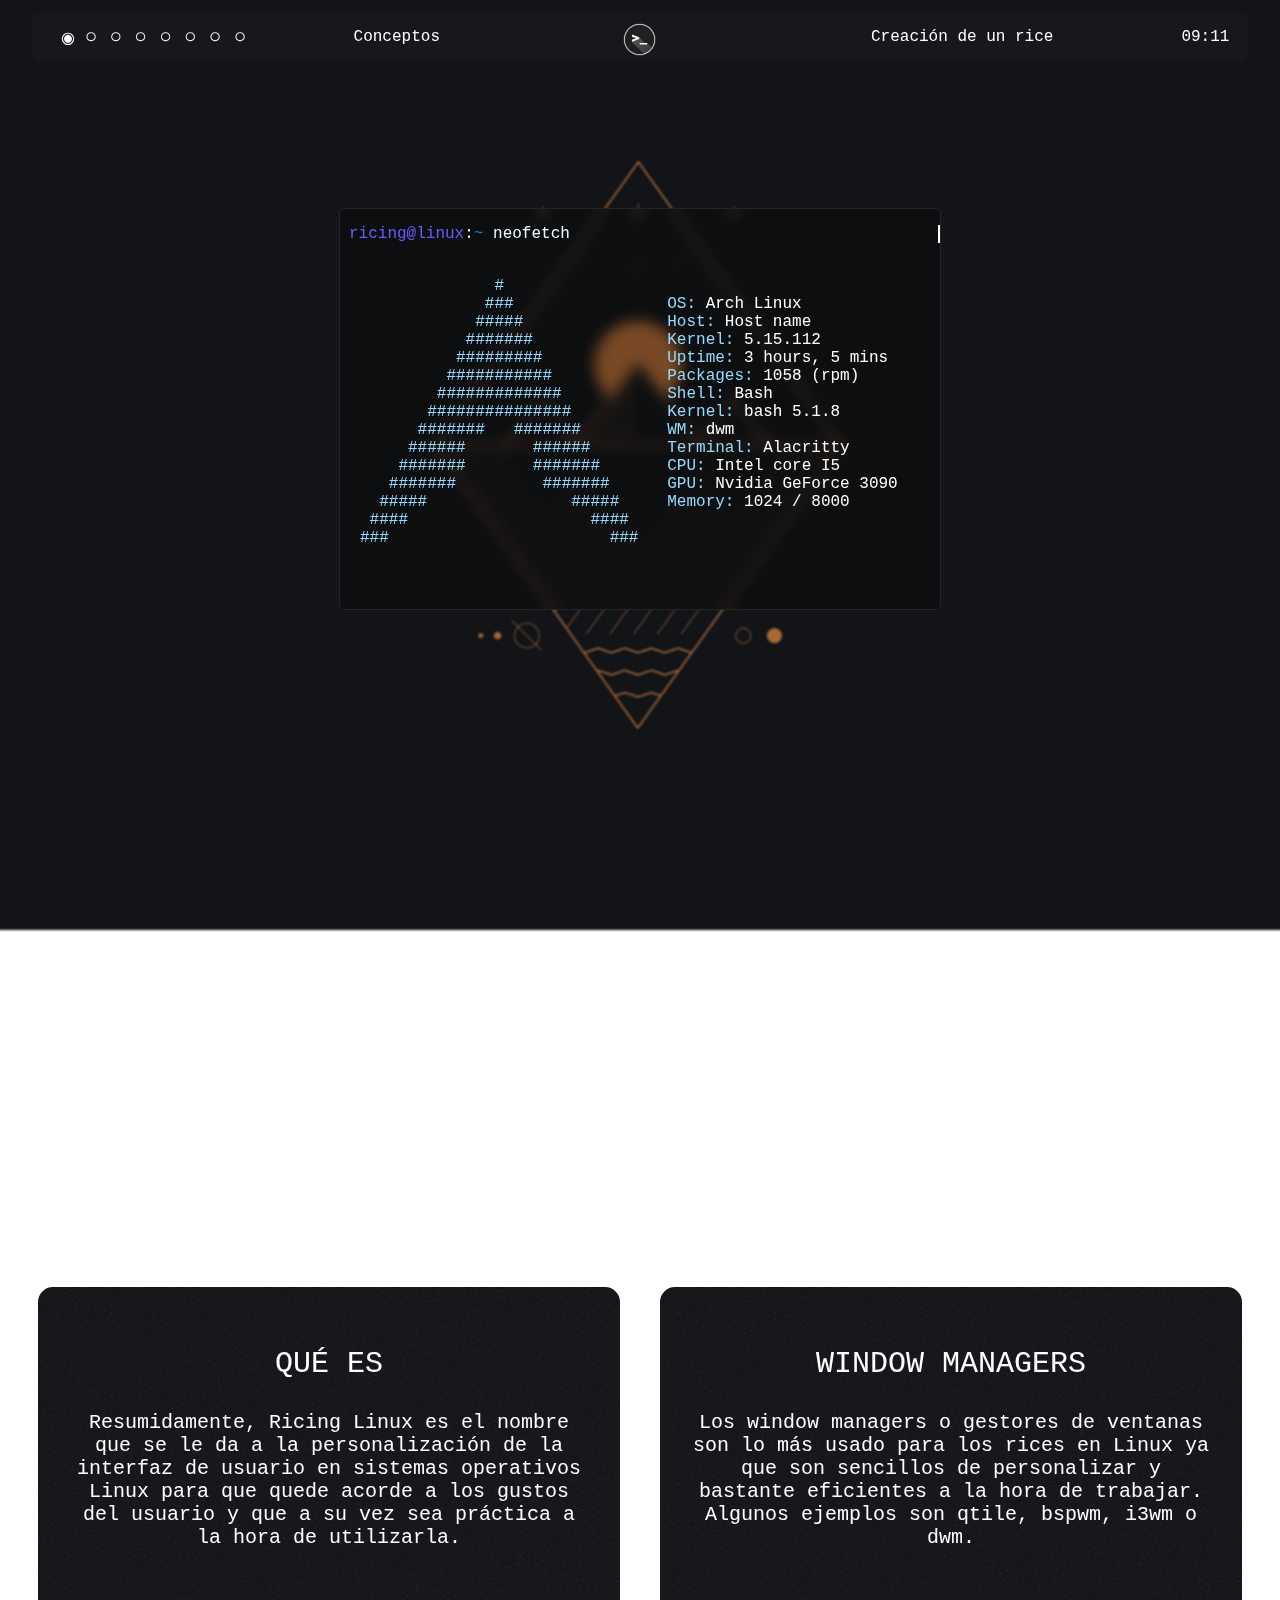
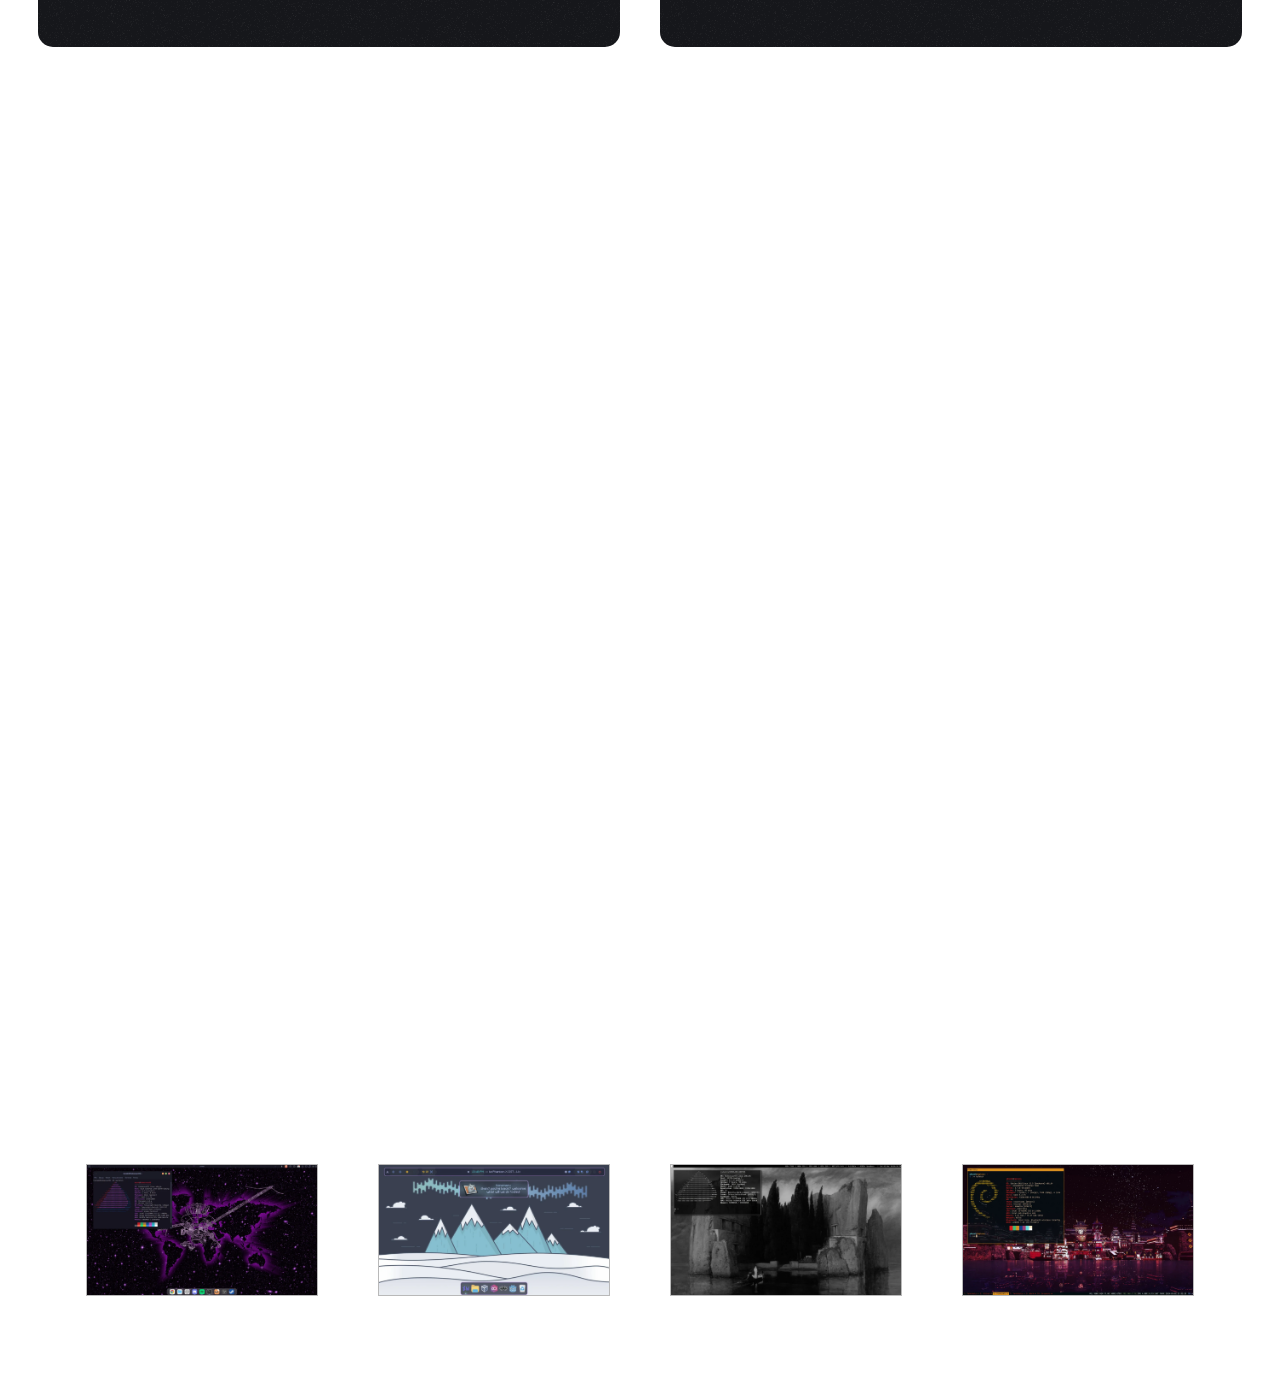
<file: index.html>
<!DOCTYPE html>

<html>
  <head>
    <title>Ricing Linux</title>
    <link rel="stylesheet" type="text/css" href="estilos.css" />
    <link rel="shortcut icon" href="assets/icon.png" />
    <meta name="viewport" content="width=device-width,initial-scale=1" />
    <script src="./script.js" type="module"></script>
  </head>

  <body>
    <div id="top"></div>

    <div id="background">
      <div></div>
    </div>

    <div class="top-header">
      <div class="escritorios">
        <p>◉ <span style="font-size: 20.7px"> ○ ○ ○ ○ ○ ○ ○</span></p>
      </div>
      <div><a class="conceptos-top" href="#conceptos">Conceptos</a></div>
      <div class="home">
        <a href="#top"><img class="foto" src="assets/icon.png" /></a>
      </div>
      <div>
        <a class="creacion" href="rice-tutorial/rice-tutorial.html"
          >Creación de un rice</a
        >
      </div>
      <div class="hora"></div>
    </div>

    <div class="terminal">
      <p class="neofetch">
        <span style="color: rgb(103, 92, 255)">ricing@linux</span>:<span
          style="color: rgb(0, 128, 255)"
          >~</span
        >
        neofetch
      </p>
      <p class="neofetchContent">
        <br />
        &nbsp;&nbsp;&nbsp;&nbsp;&nbsp;&nbsp;&nbsp;&nbsp;&nbsp;&nbsp;&nbsp;&nbsp;&nbsp;&nbsp;#&nbsp;&nbsp;&nbsp;&nbsp;&nbsp;&nbsp;&nbsp;&nbsp;&nbsp;&nbsp;&nbsp;&nbsp;&nbsp;&nbsp;<br />
        &nbsp;&nbsp;&nbsp;&nbsp;&nbsp;&nbsp;&nbsp;&nbsp;&nbsp;&nbsp;&nbsp;&nbsp;&nbsp;###&nbsp;&nbsp;&nbsp;&nbsp;&nbsp;&nbsp;&nbsp;&nbsp;&nbsp;&nbsp;&nbsp;&nbsp;&nbsp;&nbsp;&nbsp;&nbsp;OS:
        <span style="color: rgb(255, 255, 255)">Arch Linux</span><br />
        &nbsp;&nbsp;&nbsp;&nbsp;&nbsp;&nbsp;&nbsp;&nbsp;&nbsp;&nbsp;&nbsp;&nbsp;#####&nbsp;&nbsp;&nbsp;&nbsp;&nbsp;&nbsp;&nbsp;&nbsp;&nbsp;&nbsp;&nbsp;&nbsp;&nbsp;&nbsp;&nbsp;Host:
        <span style="color: rgb(255, 255, 255)">Host name</span><br />
        &nbsp;&nbsp;&nbsp;&nbsp;&nbsp;&nbsp;&nbsp;&nbsp;&nbsp;&nbsp;&nbsp;#######&nbsp;&nbsp;&nbsp;&nbsp;&nbsp;&nbsp;&nbsp;&nbsp;&nbsp;&nbsp;&nbsp;&nbsp;&nbsp;&nbsp;Kernel:
        <span style="color: rgb(255, 255, 255)">5.15.112</span><br />
        &nbsp;&nbsp;&nbsp;&nbsp;&nbsp;&nbsp;&nbsp;&nbsp;&nbsp;&nbsp;#########&nbsp;&nbsp;&nbsp;&nbsp;&nbsp;&nbsp;&nbsp;&nbsp;&nbsp;&nbsp;&nbsp;&nbsp;&nbsp;Uptime:
        <span style="color: rgb(255, 255, 255)">3 hours, 5 mins</span><br />
        &nbsp;&nbsp;&nbsp;&nbsp;&nbsp;&nbsp;&nbsp;&nbsp;&nbsp;###########&nbsp;&nbsp;&nbsp;&nbsp;&nbsp;&nbsp;&nbsp;&nbsp;&nbsp;&nbsp;&nbsp;&nbsp;Packages:
        <span style="color: rgb(255, 255, 255)">1058 (rpm)</span><br />
        &nbsp;&nbsp;&nbsp;&nbsp;&nbsp;&nbsp;&nbsp;&nbsp;#############&nbsp;&nbsp;&nbsp;&nbsp;&nbsp;&nbsp;&nbsp;&nbsp;&nbsp;&nbsp;&nbsp;Shell:
        <span style="color: rgb(255, 255, 255)">Bash</span><br />
        &nbsp;&nbsp;&nbsp;&nbsp;&nbsp;&nbsp;&nbsp;###############&nbsp;&nbsp;&nbsp;&nbsp;&nbsp;&nbsp;&nbsp;&nbsp;&nbsp;&nbsp;Kernel:
        <span style="color: rgb(255, 255, 255)">bash 5.1.8</span><br />
        &nbsp;&nbsp;&nbsp;&nbsp;&nbsp;&nbsp;#######&nbsp;&nbsp;&nbsp;#######&nbsp;&nbsp;&nbsp;&nbsp;&nbsp;&nbsp;&nbsp;&nbsp;&nbsp;WM:
        <span style="color: rgb(255, 255, 255)">dwm</span><br />
        &nbsp;&nbsp;&nbsp;&nbsp;&nbsp;######&nbsp;&nbsp;&nbsp;&nbsp;&nbsp;&nbsp;&nbsp;######&nbsp;&nbsp;&nbsp;&nbsp;&nbsp;&nbsp;&nbsp;&nbsp;Terminal:
        <span style="color: rgb(255, 255, 255)">Alacritty</span><br />
        &nbsp;&nbsp;&nbsp;&nbsp;#######&nbsp;&nbsp;&nbsp;&nbsp;&nbsp;&nbsp;&nbsp;#######&nbsp;&nbsp;&nbsp;&nbsp;&nbsp;&nbsp;&nbsp;CPU:
        <span style="color: rgb(255, 255, 255)">Intel core I5</span><br />
        &nbsp;&nbsp;&nbsp;#######&nbsp;&nbsp;&nbsp;&nbsp;&nbsp;&nbsp;&nbsp;&nbsp;&nbsp;#######&nbsp;&nbsp;&nbsp;&nbsp;&nbsp;&nbsp;GPU:
        <span style="color: rgb(255, 255, 255)">Nvidia GeForce 3090</span><br />
        &nbsp;&nbsp;#####&nbsp;&nbsp;&nbsp;&nbsp;&nbsp;&nbsp;&nbsp;&nbsp;&nbsp;&nbsp;&nbsp;&nbsp;&nbsp;&nbsp;&nbsp;#####&nbsp;&nbsp;&nbsp;&nbsp;&nbsp;Memory:
        <span style="color: rgb(255, 255, 255)">1024 / 8000</span><br />
        &nbsp;####&nbsp;&nbsp;&nbsp;&nbsp;&nbsp;&nbsp;&nbsp;&nbsp;&nbsp;&nbsp;&nbsp;&nbsp;&nbsp;&nbsp;&nbsp;&nbsp;&nbsp;&nbsp;&nbsp;####&nbsp;<br />
        ###&nbsp;&nbsp;&nbsp;&nbsp;&nbsp;&nbsp;&nbsp;&nbsp;&nbsp;&nbsp;&nbsp;&nbsp;&nbsp;&nbsp;&nbsp;&nbsp;&nbsp;&nbsp;&nbsp;&nbsp;&nbsp;&nbsp;&nbsp;###<br />
      </p>
    </div>

    <div id="conceptos" class="contenido">
      <p class="titulo">RICING LINUX</p>
      <div class="fila1">
        <div class="explicacion">
          <p class="explicacion-titulo">QUÉ ES</p>
          <p class="explicacion-contenido">
            Resumidamente, Ricing Linux es el nombre que se le da a la
            personalización de la interfaz de usuario en sistemas operativos
            Linux para que quede acorde a los gustos del usuario y que a su vez
            sea práctica a la hora de utilizarla.
          </p>
        </div>

        <div class="conceptos">
          <p class="conceptos-titulo">WINDOW MANAGERS</p>
          <p class="conceptos-explicacion">
            Los window managers o gestores de ventanas son lo más usado para los
            rices en Linux ya que son sencillos de personalizar y bastante
            eficientes a la hora de trabajar. Algunos ejemplos son qtile, bspwm,
            i3wm o dwm.
          </p>
        </div>
      </div>

      <p class="tutorial-titulo">TUTORIAL</p>

      <iframe
        width="95%"
        height="600px"
        src="https://www.youtube.com/embed/SRqVuAUP2N0?si=mb5x0OlhakGvd-7N"
        title="YouTube video player"
        frameborder="0"
        allow="accelerometer; autoplay; clipboard-write; encrypted-media; gyroscope; picture-in-picture; web-share"
        allowfullscreen
      ></iframe>

      <p class="ejemplos-titulo">EJEMPLOS</p>

      <div class="desktops">
        <div class="flip-card">
          <div class="flip-card-inner">
            <div class="flip-card-front">
              <img
                height="130px"
                width="230px"
                src="assets/desktop1.webp"
                alt=""
              />
            </div>
            <div class="flip-card-back">
              <h2>ABRIR</h2>
              <a
                href="https://www.reddit.com/r/unixporn/comments/1b5qo17/cinnamon_i_kinda_like_how_the_tokyo_theme_fits/"
                target="_blank"
                ><img
                  height="50px"
                  width="50px"
                  src="assets/redditlogo.png"
                  alt=""
              /></a>
            </div>
          </div>
        </div>

        <div class="flip-card">
          <div class="flip-card-inner">
            <div class="flip-card-front">
              <img
                height="130px"
                width="230px"
                src="assets/desktop2.webp"
                alt=""
              />
            </div>
            <div class="flip-card-back">
              <h2>ABRIR</h2>
              <a href="https://github.com/Shentxt/NordicBreeze" target="_blank"
                ><img
                  height="50px"
                  width="50px"
                  src="assets/gitlogo.png"
                  alt=""
              /></a>
            </div>
          </div>
        </div>

        <div class="flip-card">
          <div class="flip-card-inner">
            <div class="flip-card-front">
              <img
                height="130px"
                width="230px"
                src="assets/desktop3.webp"
                alt=""
              />
            </div>
            <div class="flip-card-back">
              <h2>ABRIR</h2>
              <a
                href="https://www.reddit.com/r/unixporn/comments/1b5nb4h/i3_new_to_linux_and_first_time_ever_using_a/"
                target="_blank"
                ><img
                  height="50px"
                  width="50px"
                  src="assets/redditlogo.png"
                  alt=""
              /></a>
            </div>
          </div>
        </div>

        <div class="flip-card">
          <div class="flip-card-inner">
            <div class="flip-card-front">
              <img
                height="130px"
                width="230px"
                src="assets/desktop4.webp"
                alt=""
              />
            </div>
            <div class="flip-card-back">
              <h2>ABRIR</h2>
              <a href="https://github.com/y0nza1/config" target="_blank"
                ><img
                  height="50px"
                  width="50px"
                  src="assets/gitlogo.png"
                  alt=""
              /></a>
            </div>
          </div>
        </div>
      </div>
    </div>
  </body>
</html>
</file>
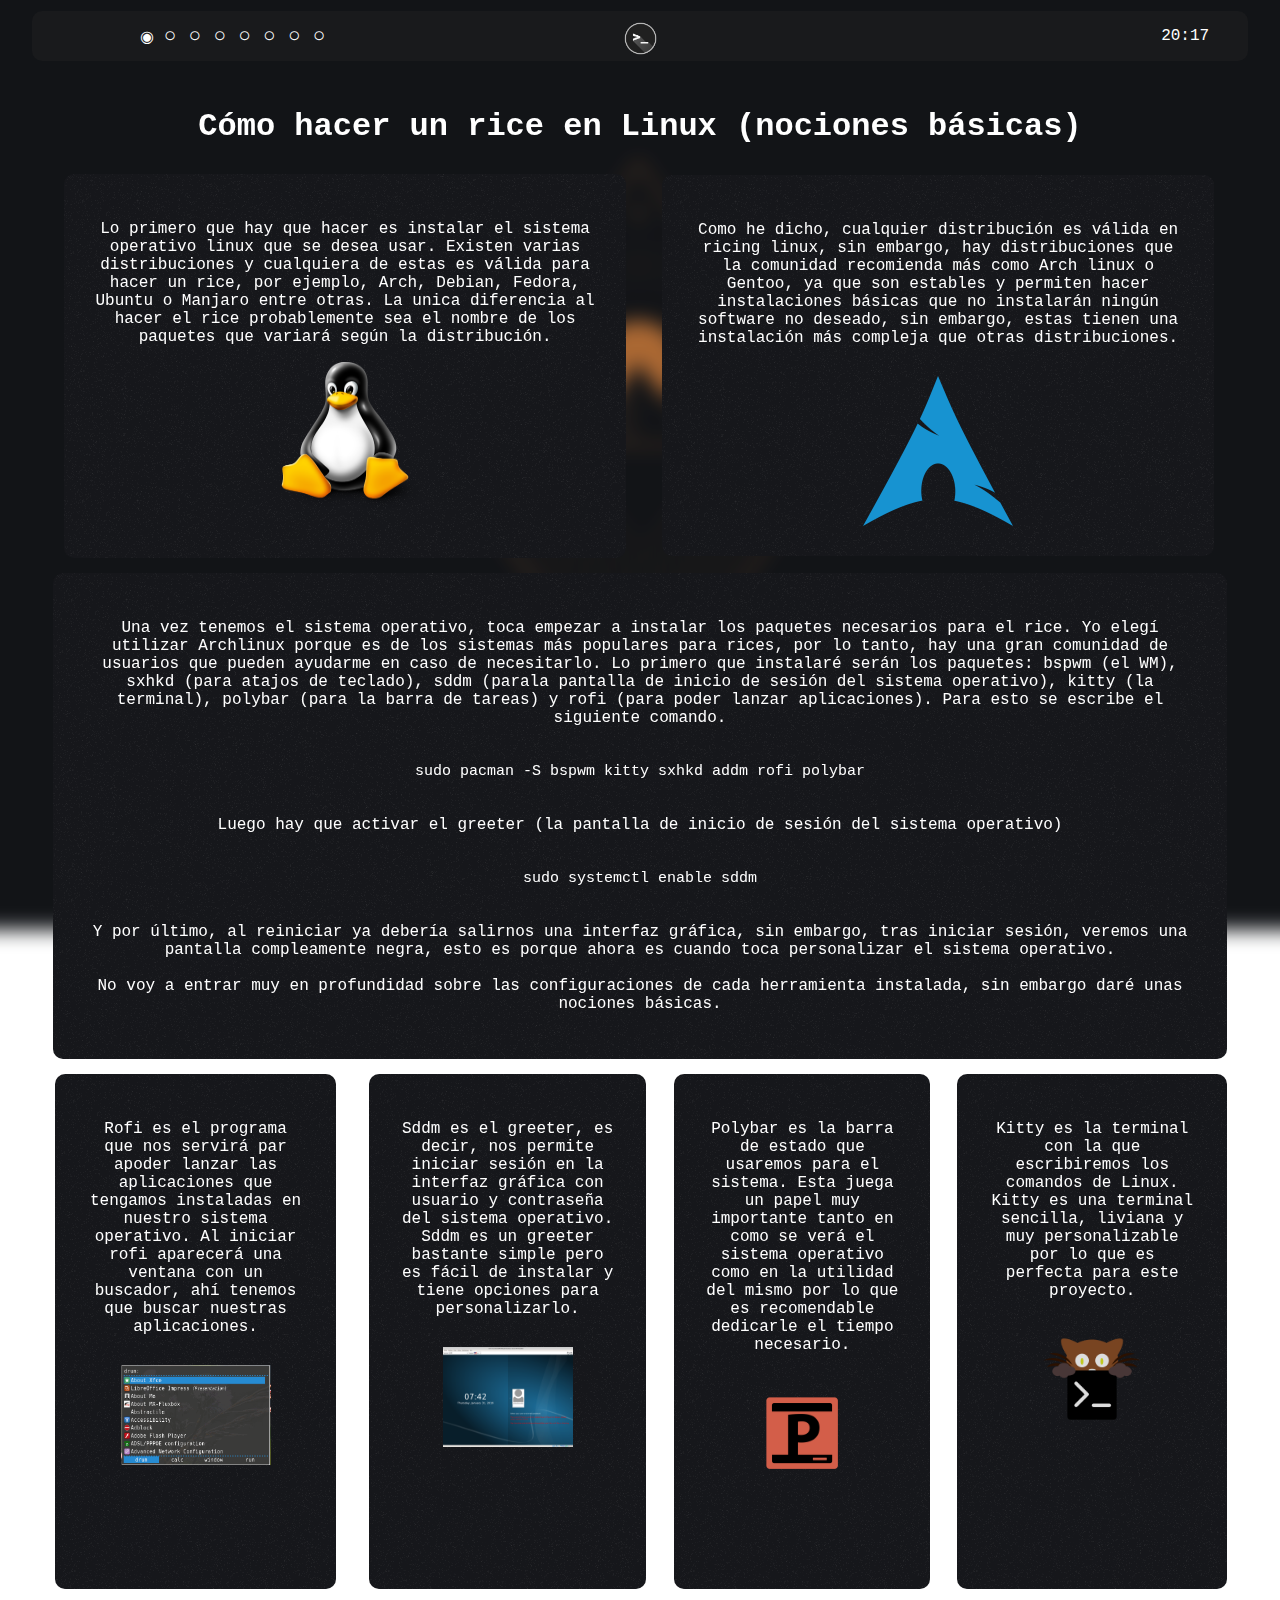
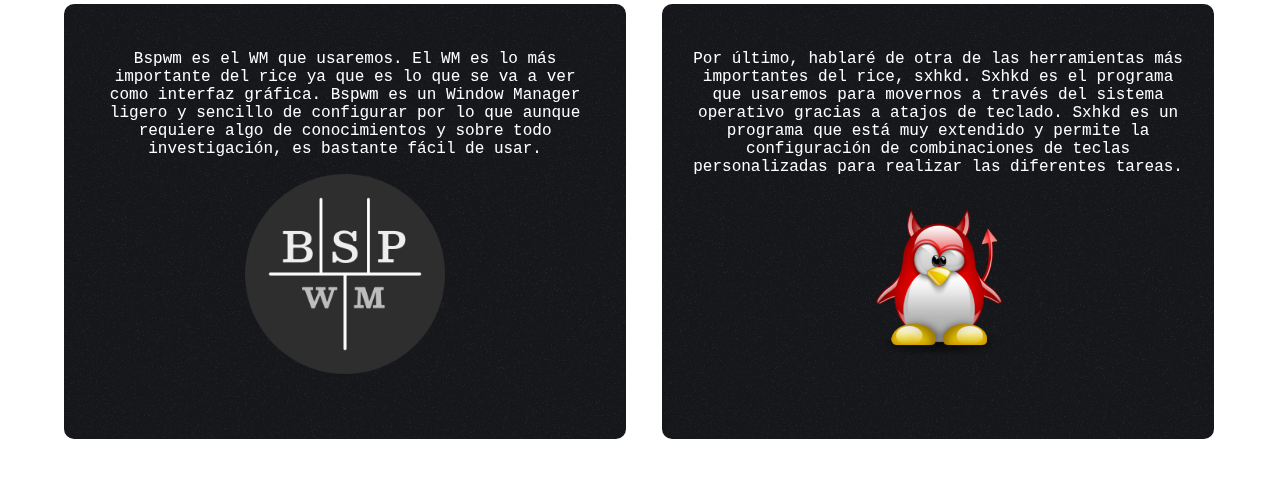
<file: rice-tutorial/rice-tutorial.html>
<html>

<head>
    <title>Ricing Linux</title>
    <link rel="stylesheet" type="text/css" href="estilos.css">
    <link rel="shortcut icon" href="../assets/icon.png" />
    <meta name="viewport" content="width=device-width,initial-scale=1" />
</head>

<body>
    <div id="background">
        <div></div>
    </div>

    <div class="top-header">
        <div class="escritorios"><p> ◉ <span style="font-size: 20.7px;"> ○ ○ ○ ○ ○ ○ ○</span></p></div>
        <div class="home"><a href="../index.html"><img class="foto" src="../assets/icon.png"></a></div>
        <div class="hora">20:17</div>
    </div>

    <h1>Cómo hacer un rice en Linux (nociones básicas)</h1>

    <div class="contenido">
        <div class="introduccion">
            <p>Lo primero que hay que hacer es instalar 
                el sistema operativo linux que se desea usar. Existen varias distribuciones 
                y cualquiera de estas es válida para hacer un rice, por ejemplo, Arch, Debian, 
                Fedora, Ubuntu o Manjaro entre otras. La unica diferencia al hacer el rice 
                probablemente sea el nombre de los paquetes que variará según la distribución.
            </p>
            <img  height="150px" width="150px" src="../assets/tux.png" alt=""></p>
                
        </div>


        <div class="introduccion2">
            <p>Como he dicho, cualquier distribución es válida
                en ricing linux, sin embargo, hay distribuciones que la comunidad recomienda más
                como Arch linux o Gentoo, ya que son estables y permiten hacer instalaciones básicas
                que no instalarán ningún software no deseado, sin embargo, estas tienen una instalación 
                más compleja que otras distribuciones.
            </p>
            <img style="margin-top: 13px;" height="150px" width="150px" src="../assets/arch.png" alt="">
        </div>

        <div class="explicacion">
            <p>Una vez tenemos el sistema operativo, toca empezar a instalar
                los paquetes necesarios para el rice. Yo  elegí utilizar Archlinux porque es de los sistemas
                más populares para rices, por lo tanto, hay una gran comunidad  de usuarios que pueden ayudarme
                en caso de necesitarlo. Lo primero que instalaré serán los paquetes: bspwm (el WM), sxhkd (para atajos de teclado), 
                sddm (parala pantalla de inicio de sesión del sistema operativo), kitty (la terminal), polybar (para la barra 
                de tareas) y rofi (para poder lanzar aplicaciones). Para esto se escribe el siguiente comando. <br>
                <br>
                <br>
                <code style="font-size: 15px; user-select: text;">sudo pacman -S bspwm kitty sxhkd addm rofi polybar</code> <br>
                <br>
                <br>
                Luego hay que activar el greeter (la pantalla de inicio de sesión del sistema operativo) <br>
                <br>
                <br>
                <code style="font-size: 15px; user-select: text;">sudo systemctl enable sddm</code> <br>
                <br>
                <br>
                Y por último, al reiniciar ya debería salirnos una interfaz gráfica, sin embargo, tras iniciar sesión, veremos
                una pantalla compleamente negra, esto es porque ahora es cuando toca personalizar el sistema operativo. <br> <br>
                No voy a entrar muy en profundidad sobre las configuraciones de cada herramienta instalada, sin embargo daré
                unas nociones básicas.
            </p>
        </div>

        <div class="rofi">
            <p>Rofi es el programa que nos servirá par apoder lanzar
                las aplicaciones que tengamos instaladas en nuestro sistema operativo. Al iniciar rofi
                aparecerá una ventana con un buscador, ahí tenemos que buscar nuestras aplicaciones.
            </p>
            <img style="margin-top: 13px;" height="100px" width="150px" src="../assets/rofi.png" alt="">
        </div>

        <div class="sddm">
            <p>Sddm es el greeter, es decir, nos permite iniciar sesión 
                en la interfaz gráfica con usuario y contraseña del sistema operativo. Sddm es un greeter
                bastante simple pero es fácil de instalar y tiene opciones para personalizarlo.
            </p>
            <img style="margin-top: 13px;" height="100px" width="130px" src="../assets/sddm.png" alt="">
        </div>

        <div class="polybar">
            <p>Polybar es la barra de estado que usaremos para el
                sistema. Esta juega un papel muy importante tanto en como se verá el sistema operativo como
                en la utilidad del mismo por lo que es recomendable dedicarle el tiempo necesario.
            </p>
            <img style="margin-top: 13px;" height="100px" width="100px" src="../assets/polybar.png" alt="">
        </div>

        <div class="kitty">
            <p>Kitty es la terminal con la que escribiremos los comandos de Linux.
                Kitty es una terminal sencilla, liviana y muy personalizable por lo que es perfecta para 
                este proyecto.
            </p>
            <img style="margin-top: 13px;" height="100px" width="100px" src="../assets/kitty.png" alt="">
        </div>

        <div class="bspwm">
            <p>Bspwm es el WM que usaremos. El WM es lo más importante del
                rice ya que es lo que se va a ver como interfaz gráfica. Bspwm es un Window Manager ligero y
                sencillo de configurar por lo que aunque requiere algo de conocimientos y sobre todo investigación,
                es bastante fácil de usar.
            </p>
            <img  height="200px" width="200px" src="../assets/bspwmlogo.png" alt=""></p>
                
        </div>


        <div class="sxhkd">
            <p>Por último, hablaré de otra de las herramientas más importantes del
                rice, sxhkd. Sxhkd es el programa que usaremos para movernos a través del sistema operativo gracias
                a atajos de teclado. Sxhkd es un programa que está muy extendido y permite la configuración de 
                combinaciones de teclas personalizadas para realizar las diferentes tareas.
            </p>
            <img style="margin-top: 13px;" height="150px" width="150px" src="../assets/tux-devil.png" alt="">
        </div>
    </div>

    

</body>

</html>
</file>
<file: estilos.css>
/*********************QUITAR BARRA DE DESPLAZAMIENTO*********************/
html {
  -webkit-tap-highlight-color: transparent;
  scrollbar-width: none;
  user-select: none;
}
/***********************************BACKGROUND***********************************/

body{
  display: grid;
  place-items: center;
  color: #ffffff;
  font-family: "Courier New";
}

:root {
  --background: image-set(url('bg/gruv.jpg') type('image/jpg'), url('bg/gruv.jpg') type('image/jpg'));
}

#background {
  position: fixed;
  z-index: -1;
  filter: blur(1px) brightness(.7);
  inset: -30px;
  background-color: #222;
}

#background>div {
  position: absolute;
  inset: 0;
  background: var(--background) center/cover no-repeat;
}

/*********************MENÚ DE NAVEGACIÓN SUPERIOR*********************/

.top-header{
  display: grid;
  grid-template-columns: 20% 20% 20% 33% 7%;
  place-items: center;
  position: fixed;
  top: 12px;
  width: 95%;
  height: 50px;
  z-index: 100;
  background-color: #191a1cda;
  border-radius: 10px;
}

.top-header div {
  text-align: center;
  white-space: nowrap;
}

.escritorios{
  text-align: left;
  padding-right: 60px;
  overflow: hidden;
}

.conceptos-top{
  text-decoration: none;
  color: #ffffff;
}

.conceptos-top:hover{
  transition: 300ms;
  color: #aaaaaa;
}

.home a{
  display: grid;
}

.creacion{
  text-decoration: none;
  color: #ffffff;
}

.creacion:hover{
  transition: 300ms;
  color: #aaaaaa;
}

.foto{
  border-radius: 10px;
  width: 35px;
  height: 35px;
  z-index: 200;
  margin-top: 4px;
}

.foto:hover{
  transition: 100ms;
  width: 38px;
  height: 38px;
}

/**************************TERMINAL**************************/

.terminal{
  margin-top: 200px;
  height: 400px;
  width: 600px;
  background-color: rgba(30, 30, 30, .8, .7); 
  border: #252525 1px solid;
  border-radius: 5px;
  backdrop-filter: blur(7px) brightness(.7);
}

.neofetch{
  color: #ffffff;
  opacity: 1;
  margin-left: 9px;
  animation: ter 0.3s steps(8) 1s 1 normal both, terblink 1s steps(1) infinite;
  overflow: hidden;
  white-space: nowrap;
  border-right: 0.15em solid #ffffff;
  color: aliceblue;
}

@keyframes ter {
  from {
    width: 23.5%;
  }
  to {
    width: 37%;
  }
}

@keyframes terblink {
  50% {
    border-color: transparent;
  }
}

.neofetchContent{
  opacity: 1;
  margin-left: 9px;
  animation: neo 0.2s steps(35) 1s 1 normal both;
  animation-delay: 1.5s;
  margin-left: 20px;
  overflow: hidden;
  white-space: nowrap;
  color: rgb(150, 218, 255);
}

@keyframes neo {
  from {
    height: 0;
  }
  to {
    height: 100%;
  }
}

/***************************CONTENIDO***************************/
.contenido{
  display: grid;
  margin-top: 800px;
  height: 100%;
  width: 100%;
  background-color: rgba(0, 0, 0, 0, 0);
  backdrop-filter: blur(10px);
  overflow: hidden;
  place-items: center;
}

.titulo{
  text-align: center;
  filter: blur(0px);
  font-size: 50px;
}

.fila1{
  display: grid;
  height: 260px;
  width: 100%;
  grid-template-columns: 50% 50%;
  margin-top: -80px;
}

.explicacion-titulo{
  font-size: 30px;
}

.explicacion{
  text-align: center;
  border-radius: 15px;
  margin-left: 30px;
  height: 300px;
  /*background-color: #1A1B1F;/*#0a0c0d;*/
  background-image: url(bg/fondo-ruido3.png);
  font-size: 20px;
  padding: 30px;
  margin-right: 20px;
}

.conceptos-titulo{
  font-size: 30px;
}

.conceptos{
  float: right;
  margin-right: 30px;
  text-align: center;
  border-radius: 15px;
  height: 300px;
  /*background-color: #1A1B1F;*/
  background-image: url(bg/fondo-ruido3.png);
  font-size: 20px;
  padding: 30px;
  margin-left: 20px;
}

.tutorial-titulo{
  font-size: 30px;
  margin-top: 100px;
  margin-bottom: -80px;
}

.ejemplos-titulo{
  font-size: 30px;
  margin-bottom: -80px;
}

/*******************FLIP CARD*******************/

.desktops{
  display: grid;
  grid-template-columns: 25% 25% 25% 25%;
}

.flip-card {
  background-color: transparent;
  border: #b9b9b9 1px solid;
  width: 230px;
  height: 130px;
  perspective: 1000px; 
  margin: 30px;
}

.flip-card-inner {
  width: 100%;
  height: 100%;
  text-align: center;
  transition: transform 0.6s;
  transform-style: preserve-3d; 
}

.flip-card:hover .flip-card-inner {
  transform: rotateY(180deg); 
}

.flip-card-front, .flip-card-back {
  position: absolute;
  width: 100%;
  height: 100%;
  backface-visibility: hidden;
}

.flip-card-front {
  background-color: #bbb; 
  color: black;
}

.flip-card-back {
  background-color: #1c1b22;
  color: white;
  transform: rotateY(180deg); 
}

@media screen and (max-width: 1180px) {

  .desktops{
    grid-template-columns: 50% 50%;
  }
}

@media screen and (max-width: 1446px) {
  .escritorios{
    padding-right: 0px;
  }
}

@media screen and (max-width: 1098px) {

  .top-header{
    grid-template-columns: 33% 33% 33%;
  }

  .hora{
    display: none;
  }

  .escritorios{
    display: none;
  }
}

/*
@media screen and (max-width: 885px) {
  .fila1{
    grid-template-columns: 100%;
  }
}*/
</file>
<file: rice-tutorial/estilos.css>
html {
  -webkit-tap-highlight-color: transparent;
  scrollbar-width: none;
  user-select: none;
}

body {
  display: grid;
  place-items: center;
  color: #ffffff;
  font-family: "Courier New";
}

:root {
  --background: image-set(url("../bg/gruv.jpg") type("image/jpg"),
      url("../bg/gruv.jpg") type("image/jpg"));
}

#background {
  position: fixed;
  z-index: -1;
  filter: blur(10px) brightness(0.7);
  inset: -30px;
  background-color: #222;
}

#background>div {
  position: absolute;
  inset: 0;
  background: var(--background) center/cover no-repeat;
}

/*******************************************************************/

.top-header {
  display: grid;
  grid-template-columns: 33% 33% 33%;
  place-items: center;
  position: fixed;
  top: 11px;
  width: 95%;
  height: 50px;
  z-index: 100;
  background-color: #191a1c;
  border-radius: 10px;
}

.top-header div {
  text-align: center;
  white-space: nowrap;
}

.escritorios {
  text-align: left;
  padding-right: 250px;
  overflow: hidden;
}

.conceptos-top {
  text-decoration: none;
  color: #ffffff;
}

.home {
  z-index: 200;
}

.creacion {
  text-decoration: none;
  color: #ffffff;
}

.foto {
  border-radius: 10px;
  width: 35px;
  height: 35px;
  z-index: 200;
  margin-top: 4px;
  margin-left: 14px;
}

.foto:hover {
  width: 38px;
  height: 38px;
}

.hora {
  padding-left: 400px;
}

@media screen and (max-width: 1446px) {
  .escritorios {
    padding-right: 0px;
  }
}

@media screen and (max-width: 1450px) {
  .hora {
    padding-left: 300px;
  }
}

@media screen and (max-width: 1150px) {
  .hora {
    padding-left: 200px;
  }
}

/********************************************************************/

h1 {
  margin-top: 100px;
  text-align: center;
}

.contenido {
  display: grid;
  place-items: center;
  /*width: 95%;*/
  height: 100%;
  grid-template-columns: 3;
  grid-template-rows: 5;
  padding: 30px;
}

.contenido div {
  text-align: center;
  padding: 30px;
  border-radius: 10px;
  background-image: url(../bg/fondo-ruido3.png);
}

.introduccion {
  grid-column-start: 1;
  grid-column-end: 3;
  grid-row: 1;
  width: calc(85% - 28px);
  margin-right: 10px;
}

.introduccion2 {
  grid-row: 1;
  grid-column-start: 3;
  grid-column-end: 5;
  width: (85% + 10px);
  margin-right: 28px;
}

.explicacion {
  grid-column-start: 1;
  grid-column-end: 5;
  grid-row: 2;
  width: 92.5%;
}

.rofi {
  grid-row: 3;
  width: 70%;
  min-height: 455px;
}

.sddm {
  grid-row: 3;
  width: 70%;
  min-height: 455px;
}

.polybar {
  grid-row: 3;
  width: 70%;
  min-height: 455px;
}

.kitty {
  grid-row-start: 3;
  width: 70%;
  min-height: 455px;
}


.bspwm {
  grid-column-start: 1;
  grid-column-end: 3;
  grid-row: 4;
  width: calc(85% - 28px);
  margin-right: 10px;
  min-height: 375px;
}

.sxhkd {
  grid-row: 4;
  grid-column-start: 3;
  grid-column-end: 5;
  width: (85% + 10px);
  margin-right: 28px;
  min-height: 375px;
}

@media screen and (max-width: 1085px) {
  .contenido {
    grid-template-columns: 1;
    grid-template-rows: 9;
  }

  .contenido div{
    width: 85%;
    font-size: 25px;
    margin: 0;
  }

  .contenido div img{
    width: 200px;
    height: 200px;
  }

  .introduccion {
    grid-row: 1;
    grid-column: 1;
  }

  .introduccion2 {
    grid-row: 2;
    grid-column: 1;
  }

  .explicacion {
    grid-row: 3;
    grid-column: 1;
  }

  .rofi {
    grid-row: 4;
    grid-column: 1;
  }
  
  .sddm {
    grid-row: 5;
    grid-column: 1;
  }
  
  .polybar {
    grid-row: 6;
    grid-column: 1;
  }
  
  .kitty {
    grid-row: 7;
    grid-column: 1;
  }

  .bspwm {
    grid-row: 8;
    grid-column: 1;
  }
  
  .sxhkd {
    grid-row: 9;
    grid-column: 1;
  }
}
</file>
